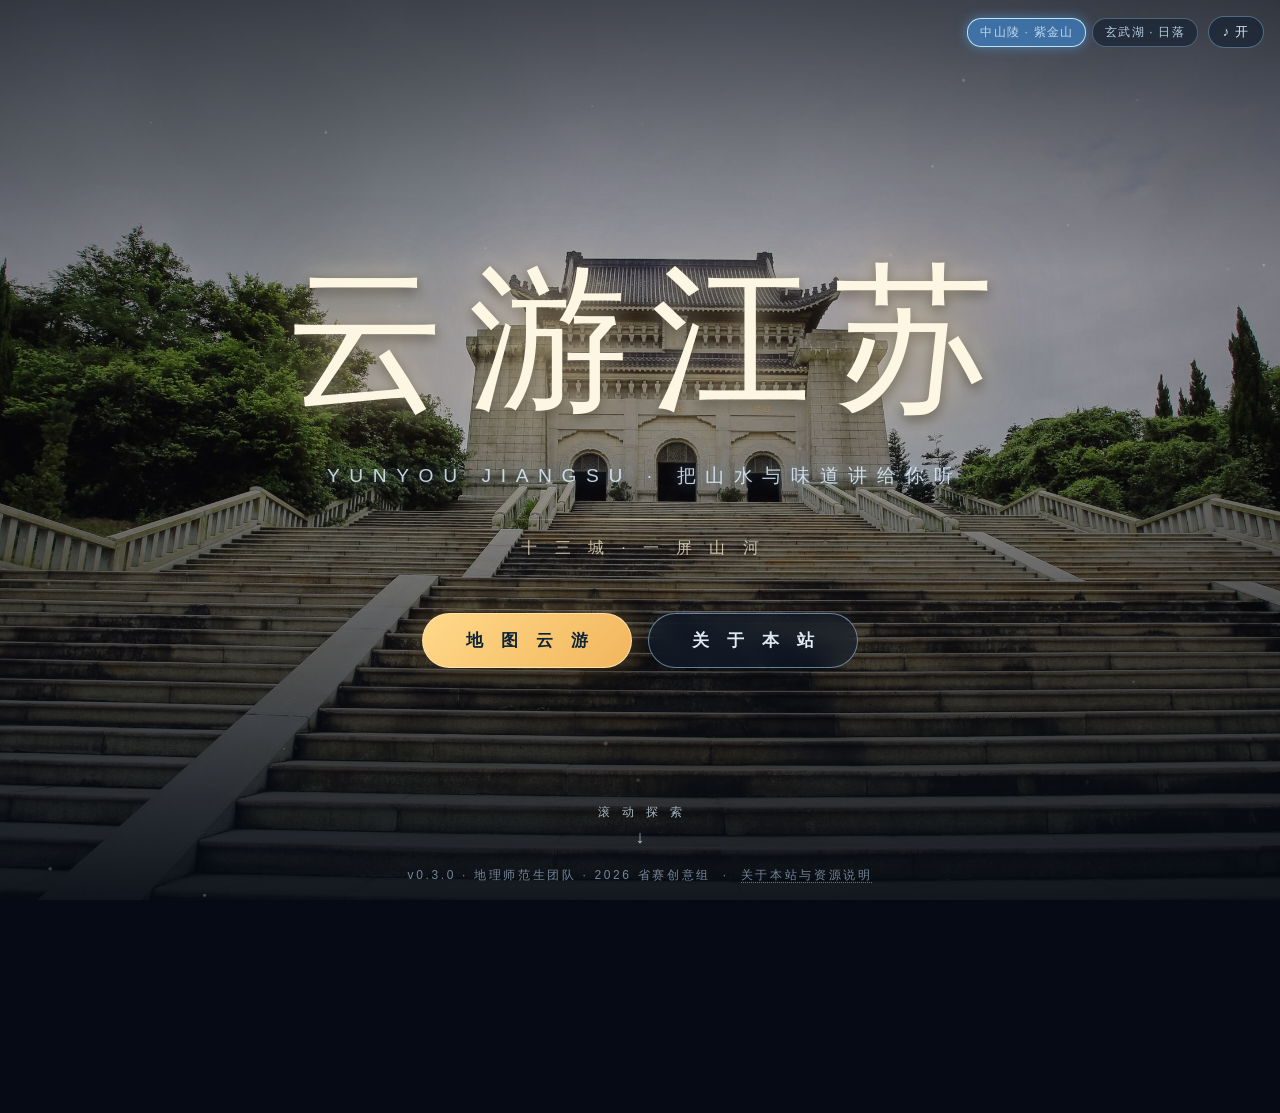
<file: index_v2_preview.html>
<!DOCTYPE html>
<html lang="zh-CN">
<head>
<meta charset="UTF-8">
<meta name="viewport" content="width=device-width, initial-scale=1.0">
<title>云游江苏 · 主界面升级预览</title>
<style>
  * { margin: 0; padding: 0; box-sizing: border-box; }
  html, body { width: 100%; height: 100%; background: #050a14; font-family: "Microsoft YaHei", "PingFang SC", sans-serif; overflow-x: hidden; }

  @font-face {
    font-family: "MaShanZheng";
    src: url("fonts/MaShanZheng.ttf") format("truetype");
    font-display: swap;
  }

  /* ===== 首屏：全屏主视觉 ===== */
  .hero {
    position: relative; width: 100%; height: 100vh; overflow: hidden;
    display: flex; align-items: center; justify-content: center;
  }
  .hero-bg {
    position: absolute; inset: -4%;
    background-image: url("bg/zjs_hero.jpg");
    background-size: cover; background-position: center 62%;
    transform: scale(1.08);
    animation: heroZoom 3.2s cubic-bezier(0.22, 1, 0.36, 1) both;
    will-change: transform;
  }
  @keyframes heroZoom { to { transform: scale(1); } }

  /* 遮罩：上下压暗，中间略透，保证文字可读 */
  .hero-veil {
    position: absolute; inset: 0;
    background:
      linear-gradient(to bottom, rgba(4, 10, 20, 0.62) 0%, rgba(4, 10, 20, 0.18) 30%, rgba(4, 10, 20, 0.12) 52%, rgba(4, 10, 20, 0.55) 82%, rgba(4, 10, 20, 0.88) 100%),
      radial-gradient(ellipse at 50% 42%, rgba(0, 0, 0, 0.05) 0%, rgba(0, 0, 0, 0.42) 100%);
  }
  /* 微尘颗粒（一层极淡的漂浮光点，增强层次） */
  .dust {
    position: absolute; inset: 0; pointer-events: none; opacity: 0.5;
  }

  /* 顶部：音乐条 + 素材切换 */
  .topright {
    position: absolute; top: 16px; right: 16px; z-index: 10;
    display: flex; align-items: center; gap: 10px;
  }
  .pill {
    font-size: 13px; letter-spacing: 0.08em;
    color: rgba(230, 244, 255, 0.92);
    background: rgba(8, 22, 40, 0.5);
    border: 1px solid rgba(150, 205, 250, 0.4);
    border-radius: 16px; padding: 6px 14px;
    backdrop-filter: blur(6px); user-select: none;
  }
  .switcher { display: flex; gap: 6px; }
  .switcher button {
    font-size: 12px; letter-spacing: 0.1em; cursor: pointer;
    color: rgba(210, 235, 255, 0.85);
    background: rgba(8, 22, 40, 0.5);
    border: 1px solid rgba(150, 205, 250, 0.35);
    border-radius: 14px; padding: 5px 12px;
    backdrop-filter: blur(6px);
    transition: all 0.25s ease;
  }
  .switcher button.active, .switcher button:hover {
    background: rgba(60, 140, 220, 0.6);
    border-color: rgba(190, 235, 255, 0.95);
    box-shadow: 0 0 12px rgba(90, 180, 255, 0.5);
  }

  /* 中央内容 */
  .center {
    position: relative; z-index: 6; text-align: center;
    padding: 0 24px; max-width: 1100px;
  }
  .center h1 {
    font-family: "MaShanZheng", "KaiTi", "STKaiti", serif;
    font-weight: normal;
    font-size: clamp(4.2rem, 13vw, 10rem);
    letter-spacing: 0.14em; text-indent: 0.14em;
    color: #fdf6e3;
    text-shadow:
      0 0 22px rgba(255, 244, 210, 0.55),
      0 0 70px rgba(210, 160, 90, 0.55),
      0 4px 14px rgba(0, 0, 0, 0.7);
    animation: fadeUp 1s 0.15s cubic-bezier(0.22, 1, 0.36, 1) both;
  }
  .center .en {
    margin-top: 14px;
    font-size: clamp(0.8rem, 2vw, 1.2rem);
    letter-spacing: 0.5em; text-indent: 0.5em;
    color: rgba(224, 240, 255, 0.85);
    text-shadow: 0 0 14px rgba(120, 195, 255, 0.5);
    animation: fadeUp 1s 0.35s cubic-bezier(0.22, 1, 0.36, 1) both;
  }
  .center .divider {
    width: min(260px, 44vw); height: 1px; margin: 30px auto 0;
    background: linear-gradient(to right, transparent, rgba(255, 235, 190, 0.7), transparent);
    animation: fadeUp 1s 0.5s cubic-bezier(0.22, 1, 0.36, 1) both;
  }
  .center .tagline {
    margin-top: 18px;
    font-size: clamp(0.78rem, 1.8vw, 1rem);
    letter-spacing: 0.4em; text-indent: 0.4em;
    color: rgba(255, 240, 205, 0.75);
    animation: fadeUp 1s 0.55s cubic-bezier(0.22, 1, 0.36, 1) both;
  }

  .btns {
    margin-top: clamp(30px, 6vh, 54px);
    display: flex; gap: 16px; justify-content: center; flex-wrap: wrap;
  }
  .btn {
    min-width: 210px; padding: 15px 34px;
    font-size: clamp(0.9rem, 2vw, 1.05rem);
    font-weight: 700; letter-spacing: 0.4em; text-indent: 0.4em;
    text-decoration: none; text-align: center;
    border-radius: 40px; cursor: pointer;
    transition: all 0.3s cubic-bezier(0.4, 0, 0.2, 1);
    animation: fadeUp 1s cubic-bezier(0.22, 1, 0.36, 1) both;
  }
  .btn.primary {
    color: #0c2436;
    background: linear-gradient(135deg, #ffd98a 0%, #f2b65c 100%);
    border: 1px solid rgba(255, 230, 180, 0.9);
    box-shadow: 0 8px 30px rgba(0, 0, 0, 0.35), 0 0 26px rgba(255, 200, 110, 0.35);
  }
  .btn.primary:hover {
    transform: translateY(-3px);
    box-shadow: 0 14px 40px rgba(0, 0, 0, 0.4), 0 0 44px rgba(255, 215, 130, 0.55);
  }
  .btn.ghost {
    color: rgba(235, 246, 255, 0.95);
    background: rgba(10, 28, 50, 0.42);
    border: 1px solid rgba(170, 215, 255, 0.55);
    backdrop-filter: blur(8px);
  }
  .btn.ghost:hover {
    background: rgba(40, 110, 190, 0.5);
    border-color: rgba(200, 238, 255, 0.95);
    box-shadow: 0 0 26px rgba(90, 180, 255, 0.5);
    transform: translateY(-3px);
  }
  .btns .btn:nth-child(1) { animation-delay: 0.7s; }
  .btns .btn:nth-child(2) { animation-delay: 0.85s; }

  @keyframes fadeUp {
    from { opacity: 0; transform: translateY(26px); filter: blur(6px); }
    to   { opacity: 1; transform: translateY(0); filter: blur(0); }
  }

  /* 滚动提示 */
  .scroll-hint {
    position: absolute; bottom: 52px; left: 50%; transform: translateX(-50%);
    z-index: 8; text-align: center;
    font-size: 12px; letter-spacing: 0.35em; text-indent: 0.35em;
    color: rgba(220, 240, 255, 0.75);
    animation: hintFloat 2.2s ease-in-out infinite;
  }
  .scroll-hint .arrow { display: block; margin-top: 6px; font-size: 18px; }
  @keyframes hintFloat { 0%, 100% { transform: translate(-50%, 0); } 50% { transform: translate(-50%, 8px); } }

  /* 底部版本行 */
  .version {
    position: absolute; left: 0; right: 0; bottom: 16px; z-index: 8;
    text-align: center; font-size: 12px; letter-spacing: 0.22em;
    color: rgba(185, 212, 238, 0.6); user-select: none;
  }
  .version a { color: inherit; text-decoration: none; border-bottom: 1px dotted rgba(185, 212, 238, 0.5); }

  /* 下方说明区 */
  .note {
    background: #050a14; color: rgba(215, 235, 252, 0.85);
    padding: 40px 24px 60px; text-align: center;
    font-size: 14px; line-height: 2; letter-spacing: 0.05em;
  }
  .note b { color: #ffd98a; }
  .note .kbd {
    display: inline-block; padding: 2px 10px; margin: 0 4px;
    font-size: 12px; color: #0c2436; background: #ffd98a; border-radius: 6px;
  }
</style>
</head>
<body>

<!-- ===== 首屏 ===== -->
<div class="hero">
  <div class="hero-bg" id="heroBg"></div>
  <div class="hero-veil"></div>
  <canvas class="dust" id="dust"></canvas>

  <div class="topright">
    <div class="switcher">
      <button type="button" class="active" data-img="bg/zjs_hero.jpg">中山陵 · 紫金山</button>
      <button type="button" data-img="bg/xwh_hero.jpg">玄武湖 · 日落</button>
    </div>
    <div class="pill">♪ 开</div>
  </div>

  <div class="center">
    <h1>云游江苏</h1>
    <p class="en">YUNYOU JIANGSU · 把山水与味道讲给你听</p>
    <div class="divider"></div>
    <p class="tagline">十 三 城 · 一 屏 山 河</p>
    <div class="btns">
      <a class="btn primary" href="#">地 图 云 游</a>
      <a class="btn ghost" href="#">关 于 本 站</a>
    </div>
  </div>

  <div class="scroll-hint">滚 动 探 索<span class="arrow">↓</span></div>
  <div class="version">v0.3.0 · 地理师范生团队 · 2026 省赛创意组 &nbsp;·&nbsp; <a href="#">关于本站与资源说明</a></div>
</div>

<!-- ===== 说明 ===== -->
<div class="note">
  <b>这是主界面升级预览</b>（不占线上文件，只做效果确认）<br>
  全屏真实地标大片开场 + 超大书法标题 + 一次性揭幕动效<br>
  右上角可切换 <span class="kbd">中山陵</span> / <span class="kbd">玄武湖</span> 两张主视觉对比<br>
  确认方向后，我会把它合入正式首页 —— 地图云游 / 城市详情 / BGM / 关于本站等功能全部保留
</div>

<script>
  // 背景切换
  var heroBg = document.getElementById('heroBg');
  document.querySelectorAll('.switcher button').forEach(function (btn) {
    btn.addEventListener('click', function () {
      document.querySelectorAll('.switcher button').forEach(function (b) { b.classList.remove('active'); });
      btn.classList.add('active');
      heroBg.style.backgroundImage = 'url("' + btn.getAttribute('data-img') + '")';
      heroBg.style.animation = 'none';
      void heroBg.offsetWidth;
      heroBg.style.animation = 'heroZoom 3.2s cubic-bezier(0.22, 1, 0.36, 1) both';
    });
  });

  // 极淡浮尘粒子
  var cv = document.getElementById('dust'), ctx = cv.getContext('2d');
  var W, H, pts = [];
  function size() {
    W = cv.width = heroBg.offsetWidth; H = cv.height = heroBg.offsetHeight;
    pts = Array.from({ length: 36 }, function () {
      return { x: Math.random() * W, y: Math.random() * H, r: Math.random() * 1.6 + 0.4, s: Math.random() * 0.25 + 0.06, o: Math.random() * 0.5 + 0.1 };
    });
  }
  size(); window.addEventListener('resize', size);
  (function tick() {
    ctx.clearRect(0, 0, W, H);
    pts.forEach(function (p) {
      p.y -= p.s; if (p.y < -4) { p.y = H + 4; p.x = Math.random() * W; }
      ctx.beginPath();
      ctx.arc(p.x, p.y, p.r, 0, 6.2832);
      ctx.fillStyle = 'rgba(255, 240, 210, ' + p.o + ')';
      ctx.fill();
    });
    requestAnimationFrame(tick);
  })();
</script>
</body>
</html>
</file>
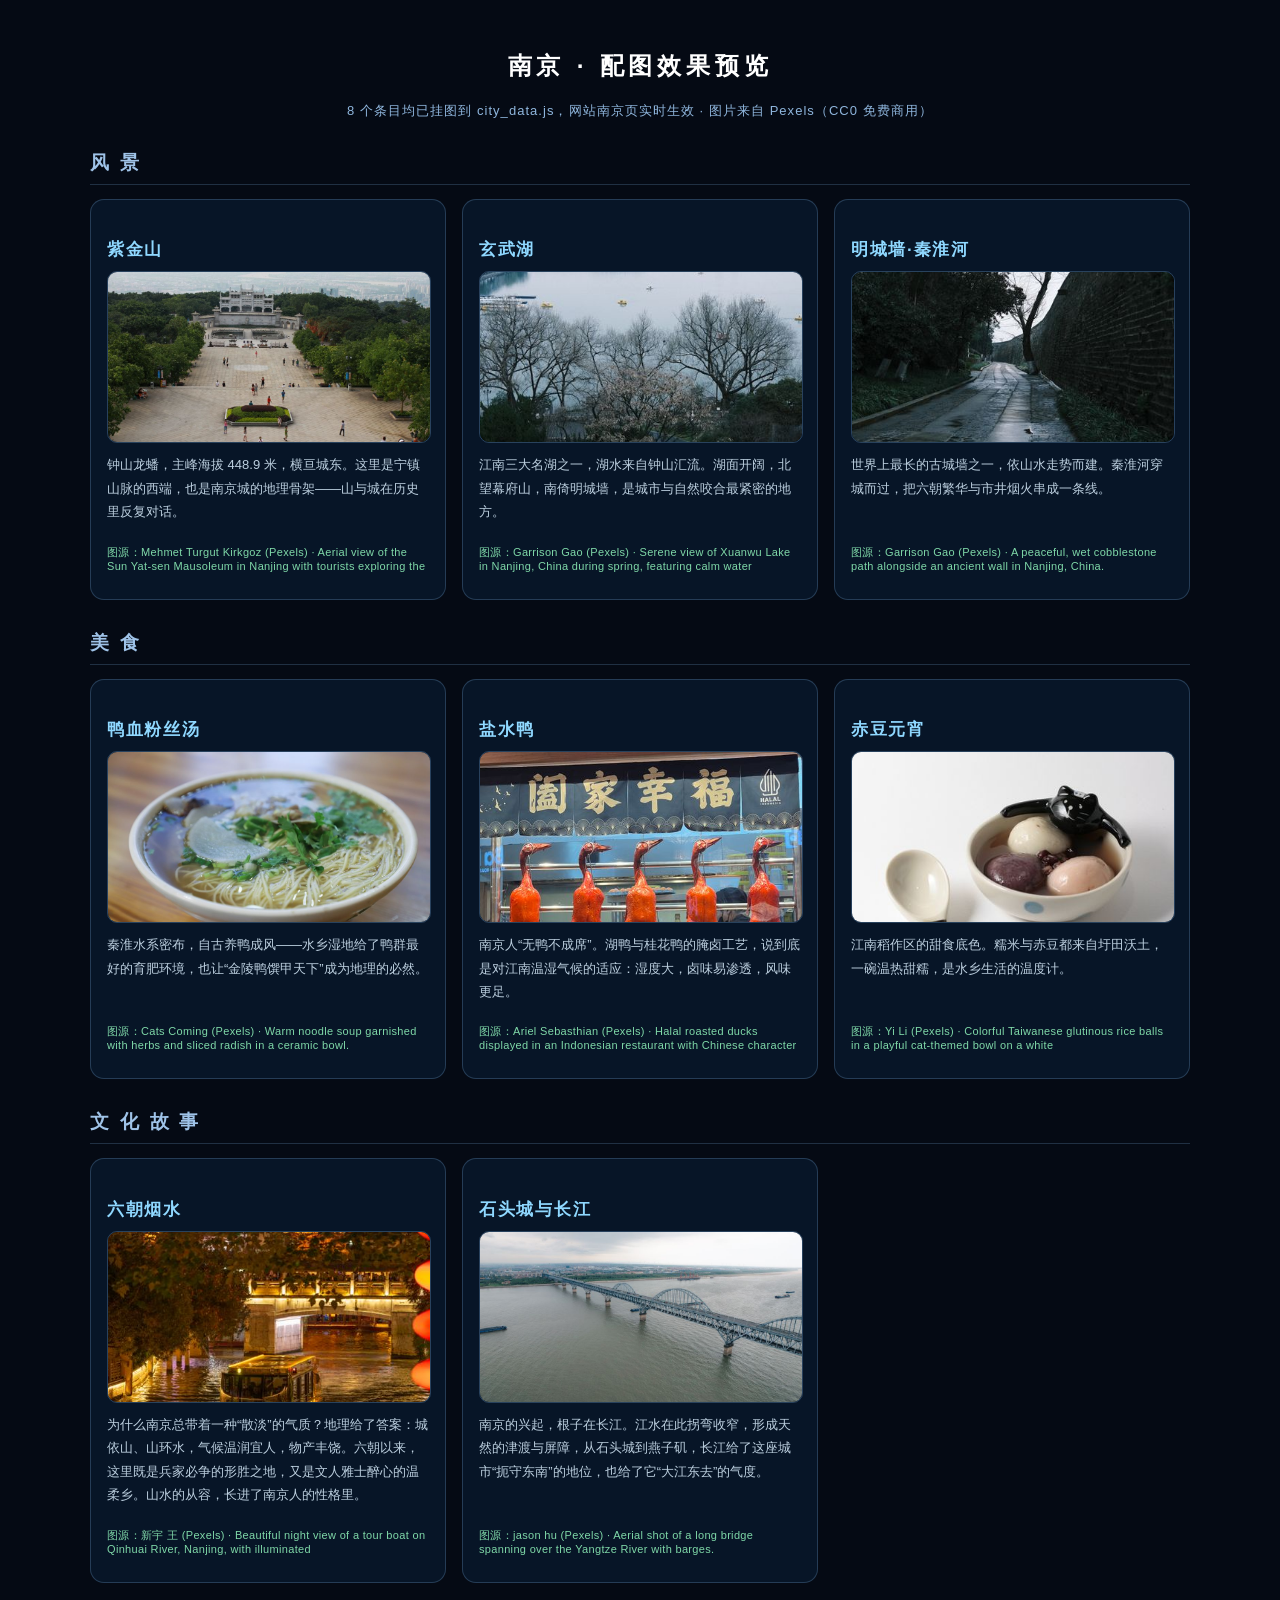
<file: nanjing_preview.html>
<!DOCTYPE html><html lang="zh-CN"><head><meta charset="UTF-8"><meta name="viewport" content="width=device-width, initial-scale=1.0"><title>南京 &middot; 配图效果预览</title><style>body{background:#050a14;color:#dce9f8;font-family:"Microsoft YaHei",sans-serif;padding:30px;max-width:1100px;margin:0 auto}h2{letter-spacing:.2em;color:#fff;text-align:center}.sub{text-align:center;color:#8fb6dd;font-size:13px;margin-bottom:26px;letter-spacing:.08em}h3{margin:30px 0 14px;color:#9fc3e8;letter-spacing:.15em;border-bottom:1px solid rgba(140,200,255,.2);padding-bottom:8px}.row{display:grid;grid-template-columns:repeat(auto-fill,minmax(300px,1fr));gap:16px}.card{background:rgba(10,28,50,.65);border:1px solid rgba(140,200,255,.22);border-radius:14px;padding:16px;display:flex;flex-direction:column}.card h4{font-size:17px;color:#8fd8ff;letter-spacing:.1em;margin-bottom:10px}.card img{width:100%;height:170px;object-fit:cover;border-radius:10px;border:1px solid rgba(140,200,255,.25)}.card .d{font-size:13px;line-height:1.8;color:rgba(220,240,255,.85);margin-top:10px;flex:1}.card .src{font-size:11px;color:#7fd8a8;margin-top:8px;letter-spacing:.03em}</style></head><body><h2>南京 &middot; 配图效果预览</h2><p class="sub">8 个条目均已挂图到 city_data.js，网站南京页实时生效 &middot; 图片来自 Pexels（CC0 免费商用）</p><h3>风 景</h3><div class="row"><div class="card"><h4>紫金山</h4><img src="images/nanjing_pexels/scenery_0.jpg" alt="" loading="lazy"><p class="d">钟山龙蟠，主峰海拔 448.9 米，横亘城东。这里是宁镇山脉的西端，也是南京城的地理骨架——山与城在历史里反复对话。</p><p class="src">图源：Mehmet Turgut  Kirkgoz (Pexels) &middot; Aerial view of the Sun Yat-sen Mausoleum in Nanjing with tourists exploring the </p></div>
<div class="card"><h4>玄武湖</h4><img src="images/nanjing_pexels/scenery_1.jpg" alt="" loading="lazy"><p class="d">江南三大名湖之一，湖水来自钟山汇流。湖面开阔，北望幕府山，南倚明城墙，是城市与自然咬合最紧密的地方。</p><p class="src">图源：Garrison Gao (Pexels) &middot; Serene view of Xuanwu Lake in Nanjing, China during spring, featuring calm water</p></div>
<div class="card"><h4>明城墙·秦淮河</h4><img src="images/nanjing_pexels/scenery_2.jpg" alt="" loading="lazy"><p class="d">世界上最长的古城墙之一，依山水走势而建。秦淮河穿城而过，把六朝繁华与市井烟火串成一条线。</p><p class="src">图源：Garrison Gao (Pexels) &middot; A peaceful, wet cobblestone path alongside an ancient wall in Nanjing, China.</p></div></div>
<h3>美 食</h3><div class="row"><div class="card"><h4>鸭血粉丝汤</h4><img src="images/nanjing_pexels/food_0.jpg" alt="" loading="lazy"><p class="d">秦淮水系密布，自古养鸭成风——水乡湿地给了鸭群最好的育肥环境，也让“金陵鸭馔甲天下”成为地理的必然。</p><p class="src">图源：Cats Coming (Pexels) &middot; Warm noodle soup garnished with herbs and sliced radish in a ceramic bowl.</p></div>
<div class="card"><h4>盐水鸭</h4><img src="images/nanjing_pexels/food_1.jpg" alt="" loading="lazy"><p class="d">南京人“无鸭不成席”。湖鸭与桂花鸭的腌卤工艺，说到底是对江南温湿气候的适应：湿度大，卤味易渗透，风味更足。</p><p class="src">图源：Ariel Sebasthian (Pexels) &middot; Halal roasted ducks displayed in an Indonesian restaurant with Chinese character</p></div>
<div class="card"><h4>赤豆元宵</h4><img src="images/nanjing_pexels/food_2.jpg" alt="" loading="lazy"><p class="d">江南稻作区的甜食底色。糯米与赤豆都来自圩田沃土，一碗温热甜糯，是水乡生活的温度计。</p><p class="src">图源：Yi Li (Pexels) &middot; Colorful Taiwanese glutinous rice balls in a playful cat-themed bowl on a white </p></div></div>
<h3>文 化 故 事</h3><div class="row"><div class="card"><h4>六朝烟水</h4><img src="images/nanjing_pexels/story_0.jpg" alt="" loading="lazy"><p class="d">为什么南京总带着一种“散淡”的气质？地理给了答案：城依山、山环水，气候温润宜人，物产丰饶。六朝以来，这里既是兵家必争的形胜之地，又是文人雅士醉心的温柔乡。山水的从容，长进了南京人的性格里。</p><p class="src">图源：新宇 王 (Pexels) &middot; Beautiful night view of a tour boat on Qinhuai River, Nanjing, with illuminated </p></div>
<div class="card"><h4>石头城与长江</h4><img src="images/nanjing_pexels/story_1.jpg" alt="" loading="lazy"><p class="d">南京的兴起，根子在长江。江水在此拐弯收窄，形成天然的津渡与屏障，从石头城到燕子矶，长江给了这座城市“扼守东南”的地位，也给了它“大江东去”的气度。</p><p class="src">图源：jason hu (Pexels) &middot; Aerial shot of a long bridge spanning over the Yangtze River with barges.</p></div></div></body></html>
</file>
